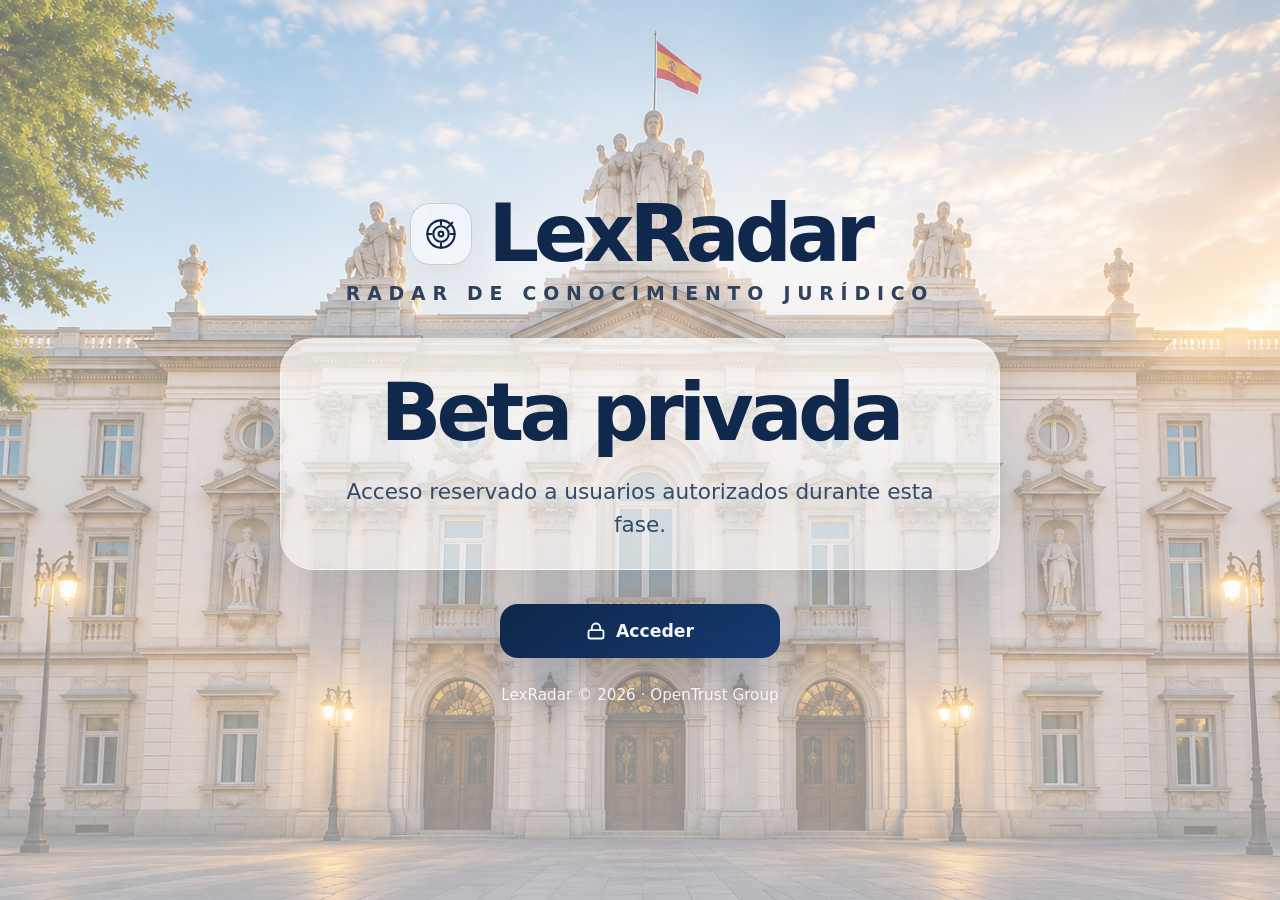
<file: index.html>
<!doctype html>
<html lang="es">
<head>
  <meta charset="utf-8" />
  <meta name="viewport" content="width=device-width, initial-scale=1" />
  <meta name="robots" content="noindex, nofollow" />
  <meta name="theme-color" content="#07111f" />

  <title>LexRadar · Beta privada</title>
  <meta name="description" content="LexRadar se encuentra actualmente en fase beta privada. Acceso reservado a usuarios autorizados." />

  <link rel="icon" type="image/x-icon" href="favicon.ico" />
  <link rel="icon" type="image/png" sizes="32x32" href="favicon-32x32.png" />
  <link rel="apple-touch-icon" href="apple-touch-icon.png" />

  <style>
    :root{
      --navy:#07111f;
      --navy-2:#0d1b2f;
      --text:#0b1f3a;
      --muted:#4e6077;
      --line:rgba(11,31,58,.12);
      --white:rgba(255,255,255,.72);
      --white-strong:rgba(255,255,255,.88);
      --blue:#173b73;
      --blue-2:#2563eb;
    }

    *{box-sizing:border-box}

    html,body{
      margin:0;
      min-height:100%;
      font-family:Inter,system-ui,-apple-system,BlinkMacSystemFont,"Segoe UI",sans-serif;
    }

    body{
      min-height:100vh;
      color:var(--text);
      background:
        linear-gradient(rgba(255,255,255,.42), rgba(255,255,255,.54)),
        url("img/image-front.jpg") center/cover no-repeat fixed;
      display:flex;
      align-items:center;
      justify-content:center;
      padding:32px 18px;
    }

    .page{
      width:min(100%,920px);
      text-align:center;
      animation:fadeUp .55s ease both;
    }

    .brand{
      display:flex;
      justify-content:center;
      align-items:center;
      gap:16px;
      margin-bottom:10px;
    }

    .brand-mark{
      width:62px;
      height:62px;
      display:grid;
      place-items:center;
      border-radius:20px;
      background:rgba(255,255,255,.48);
      border:1px solid rgba(11,31,58,.18);
      backdrop-filter:blur(16px);
      -webkit-backdrop-filter:blur(16px);
      box-shadow:0 20px 55px rgba(11,31,58,.10);
    }

    .brand-mark svg{
      width:38px;
      height:38px;
      stroke:#10284c;
    }

    .brand-name{
      font-size:clamp(2.6rem,7vw,5rem);
      line-height:.95;
      margin:0;
      letter-spacing:-.065em;
      color:#10284c;
      font-weight:900;
      text-shadow:0 12px 38px rgba(255,255,255,.52);
    }

    .brand-sub{
      margin:10px 0 34px;
      color:#30445f;
      font-size:clamp(.9rem,2vw,1.18rem);
      letter-spacing:.36em;
      text-transform:uppercase;
      font-weight:650;
    }

    .hero-card{
      margin:0 auto;
      width:min(100%,720px);
      padding:34px 34px 28px;
      border:1px solid rgba(255,255,255,.42);
      border-radius:34px;
      background:linear-gradient(180deg,rgba(255,255,255,.70),rgba(255,255,255,.50));
      backdrop-filter:blur(18px);
      -webkit-backdrop-filter:blur(18px);
      box-shadow:0 32px 90px rgba(11,31,58,.16);
    }

    .beta{
      margin:0;
      font-size:clamp(2.5rem,7vw,5rem);
      line-height:1;
      letter-spacing:-.06em;
      color:#10284c;
      font-weight:900;
    }

    .lead{
      margin:22px auto 0;
      max-width:640px;
      color:#344b68;
      font-size:clamp(1.05rem,2.2vw,1.35rem);
      line-height:1.55;
      font-weight:500;
    }

    .features{
      display:grid;
      grid-template-columns:repeat(3,1fr);
      gap:16px;
      margin:30px auto 0;
      width:min(100%,720px);
    }

    .feature{
      display:flex;
      align-items:flex-start;
      gap:14px;
      text-align:left;
      padding:22px 20px;
      border-radius:24px;
      border:1px solid rgba(255,255,255,.48);
      background:rgba(255,255,255,.64);
      box-shadow:0 18px 45px rgba(11,31,58,.10);
      backdrop-filter:blur(14px);
      -webkit-backdrop-filter:blur(14px);
    }

    .feature-icon{
      width:44px;
      height:44px;
      flex:0 0 44px;
      display:grid;
      place-items:center;
      border-radius:50%;
      background:rgba(37,99,235,.10);
      color:#173b73;
    }

    .feature-icon svg{
      width:23px;
      height:23px;
      stroke:currentColor;
    }

    .feature strong{
      display:block;
      margin:0 0 7px;
      color:#10284c;
      font-size:1rem;
    }

    .feature span{
      display:block;
      color:#53667d;
      font-size:.92rem;
      line-height:1.45;
    }

    .actions{
      margin:34px 0 0;
    }

    .btn{
      display:inline-flex;
      align-items:center;
      justify-content:center;
      gap:10px;
      min-width:280px;
      padding:17px 26px;
      border-radius:18px;
      color:#fff;
      background:linear-gradient(135deg,#10284c,#173b73);
      box-shadow:0 22px 55px rgba(16,40,76,.28);
      text-decoration:none;
      font-size:1.08rem;
      font-weight:850;
      transition:transform .18s ease, box-shadow .18s ease;
    }

    .btn:hover{
      transform:translateY(-2px);
      box-shadow:0 28px 70px rgba(16,40,76,.36);
    }

    .btn svg{
      width:20px;
      height:20px;
    }

    .footer{
      margin-top:28px;
      color:rgba(255,255,255,.88);
      font-size:.95rem;
      text-shadow:0 2px 12px rgba(0,0,0,.28);
    }

    @keyframes fadeUp{
      from{opacity:0;transform:translateY(14px);filter:blur(8px)}
      to{opacity:1;transform:translateY(0);filter:blur(0)}
    }

    @media (max-width:760px){
      body{background-attachment:scroll;padding:24px 14px}
      .hero-card{padding:28px 20px 24px;border-radius:28px}
      .features{grid-template-columns:1fr}
      .feature{padding:18px}
      .btn{width:100%;min-width:0}
      .brand{gap:12px}
      .brand-mark{width:52px;height:52px;border-radius:17px}
      .brand-sub{letter-spacing:.22em}
    }
  </style>
</head>

<body>
  <main class="page">
    <section aria-labelledby="lexradar-title">
      <div class="brand">
        <div class="brand-mark" aria-hidden="true">
          <svg viewBox="0 0 64 64" fill="none" stroke-width="3.5" stroke-linecap="round" stroke-linejoin="round">
            <circle cx="32" cy="32" r="23"></circle>
            <circle cx="32" cy="32" r="13"></circle>
            <circle cx="32" cy="32" r="4"></circle>
            <path d="M32 9v7M32 48v7M9 32h7M48 32h7"></path>
            <path d="M43 21l8-8"></path>
          </svg>
        </div>
        <h1 id="lexradar-title" class="brand-name">LexRadar</h1>
      </div>

      <div class="brand-sub">Radar de conocimiento jurídico</div>

      <div class="hero-card">
        <h2 class="beta">Beta privada</h2>
        <p class="lead">
          Acceso reservado a usuarios autorizados durante esta fase.
        </p>
      </div>

      
      <div class="actions">
        <a class="btn" href="/app.html" aria-label="Acceder a la beta de LexRadar">
          <svg viewBox="0 0 24 24" fill="none" stroke="currentColor" stroke-width="2.2" stroke-linecap="round" stroke-linejoin="round" aria-hidden="true">
            <rect x="3" y="11" width="18" height="10" rx="2"></rect>
            <path d="M7 11V8a5 5 0 0 1 10 0v3"></path>
          </svg>
          Acceder
        </a>
      </div>

      <footer class="footer"> 
        LexRadar © 2026 · OpenTrust Group 
      </footer>
    </section>
  </main>
</body>
</html>
</file>
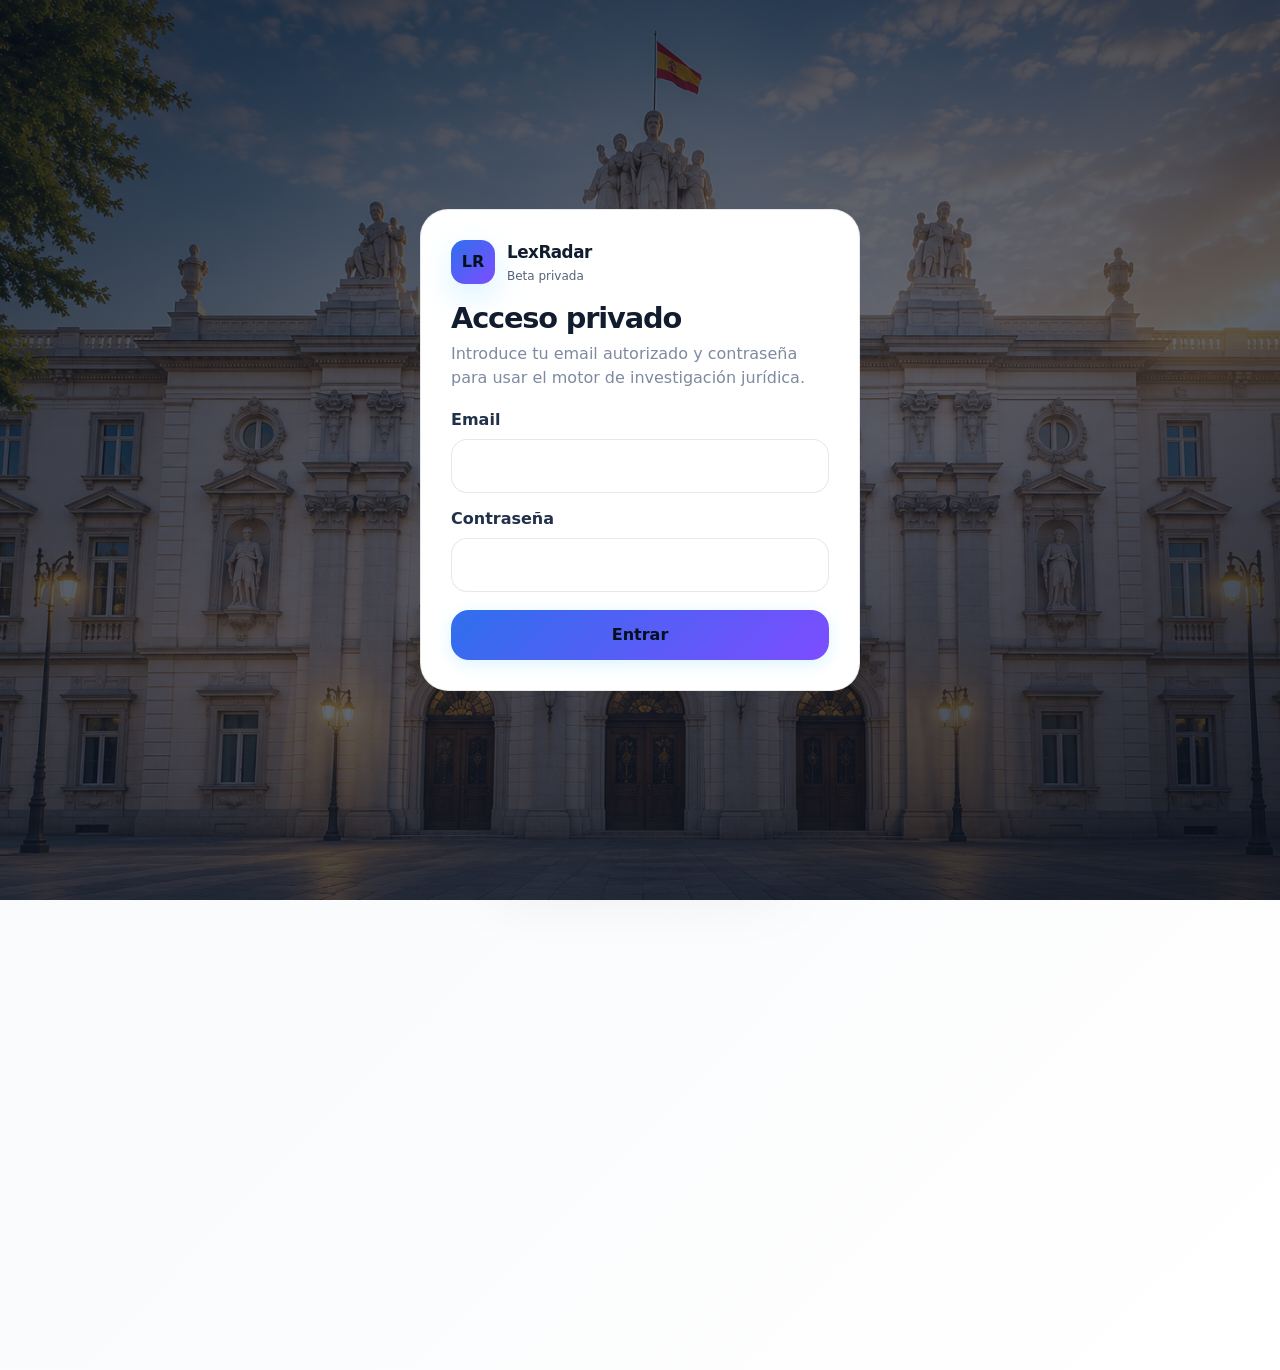
<file: app.html>
<!doctype html>
<html lang="es">
<head>
  <!-- ═════════════════════════════════════════════════════════════════════════
       CORE META TAGS & SEO
       ═════════════════════════════════════════════════════════════════════════ -->
  <meta charset="utf-8" />
  <meta name="viewport" content="width=device-width, initial-scale=1" />
  <meta name="robots" content="index, follow, max-image-preview:large, max-snippet:-1, max-video-preview:-1" />
  <meta http-equiv="x-ua-compatible" content="ie=edge" />
  <meta name="theme-color" content="#07111f" media="(prefers-color-scheme: dark)" />
  <meta name="theme-color" content="#f3f7fb" media="(prefers-color-scheme: light)" />
  
  <!-- Title & Description -->
  <title>LexRadar · Jurisprudencia inteligente sin IA</title>
  <meta name="description" content="Investigación jurídica en CENDOJ y TJUE sin IA. Búsqueda, análisis y comparación de sentencias españolas y europeas. Beta privada." />
  <meta name="keywords" content="jurisprudencia, CENDOJ, TJUE, búsqueda legal, sentencias, derecho español, legal research" />
  
  <!-- Canonical URL (update to actual domain) -->
  <link rel="canonical" href="https://lexradar.es/" />
  
  <!-- ─── OPEN GRAPH (Social Sharing) ─── -->
  <meta property="og:type" content="website" />
  <meta property="og:url" content="https://lexradar.es/" />
  <meta property="og:title" content="LexRadar · Jurisprudencia inteligente" />
  <meta property="og:description" content="Plataforma de investigación jurídica para búsqueda de CENDOJ y TJUE. Análisis de sentencias sin IA." />
  <meta property="og:image" content="https://lexradar.es/apple-touch-icon.png" />
  <meta property="og:site_name" content="LexRadar" />
  <meta property="og:locale" content="es_ES" />
  
  <!-- ─── TWITTER CARD ─── -->
  <meta name="twitter:card" content="summary_large_image" />
  <meta name="twitter:title" content="LexRadar · Jurisprudencia inteligente" />
  <meta name="twitter:description" content="Investiga CENDOJ y TJUE sin IA. Búsqueda, análisis y comparación de sentencias." />
  <meta name="twitter:image" content="https://lexradar.es/apple-touch-icon.png" />
  
  <!-- ─── FAVICONS & ICONS ─── -->
  <link rel="icon" type="image/x-icon" href="favicon.ico" />
  <link rel="icon" type="image/png" sizes="32x32" href="favicon-32x32.png" />
  <link rel="icon" type="image/png" sizes="16x16" href="favicon-16x16.png" />
  <link rel="apple-touch-icon" href="apple-touch-icon.png" />
  
  <!-- ─── STYLES ─── -->
  <link rel="stylesheet" href="css/style.css" />
  
  <!-- ─── JSON-LD STRUCTURED DATA ─── -->
  <script type="application/ld+json">
  {
    "@context": "https://schema.org",
    "@type": "WebApplication",
    "name": "LexRadar",
    "description": "Motor de investigación jurídica para CENDOJ y TJUE sin IA",
    "url": "https://lexradar.es",
    "applicationCategory": "Legal Research",
    "image": "https://lexradar.es/apple-touch-icon.png",
    "author": {
      "@type": "Organization",
      "name": "LexRadar"
    },
    "publisher": {
      "@type": "Organization",
      "name": "LexRadar",
      "logo": {
        "@type": "ImageObject",
        "url": "https://lexradar.es/apple-touch-icon.png",
        "width": 44,
        "height": 44
      }
    },
    "potentialAction": {
      "@type": "SearchAction",
      "target": {
        "@type": "EntryPoint",
        "urlTemplate": "https://lexradar.es/?q={search_term_string}"
      },
      "query-input": "required name=search_term_string"
    },
    "aggregateRating": {
      "@type": "AggregateRating",
      "ratingValue": "5",
      "ratingCount": "1",
      "bestRating": "5",
      "worstRating": "1"
    },
    "inLanguage": "es",
    "isAccessibleForFree": true,
    "version": "2.0"
  }
  </script>
</head>
<body class="auth-loading">
  <div class="app-shell">
    <header class="topbar">
      <a class="brand" href="#" aria-label="LexRadar inicio">
        <span class="brand-mark">LR</span>
        <span>
          <strong>LexRadar</strong>
          <small>Jurisprudencia inteligente</small>
        </span>
      </a>
      <nav class="top-actions" aria-label="Acciones principales">
        <div class="account-menu-wrap">
          <button id="accountToggle" class="account-toggle" type="button" aria-haspopup="true" aria-expanded="false">
            <span class="account-avatar" id="accountAvatar">··</span>
            <span class="account-toggle-text">
              <strong id="accountName">Conectando…</strong>
              <small id="accountMeta"></small>
            </span>
            <svg class="account-chevron" width="14" height="14" viewBox="0 0 24 24" fill="none" stroke="currentColor" stroke-width="2.5" stroke-linecap="round" stroke-linejoin="round"><polyline points="6 9 12 15 18 9"></polyline></svg>
          </button>
          <div id="accountMenu" class="account-menu" hidden></div>
        </div>
        <button class="icon-btn" id="themeToggle" type="button" title="Cambiar tema" aria-label="Cambiar tema">🌙</button>
        <button class="ghost-btn" id="exportJsonBtn" type="button" disabled>JSON</button>
        <button class="ghost-btn" id="exportCsvBtn" type="button" disabled>CSV</button>
      </nav>
    </header>

    <main>
      <section class="hero-intro">
        <div class="hero-kicker">Beta privada · Motor de investigación jurídica sin IA · 5 búsquedas/semana · IA próximamente</div>
        <h1>Investigación jurídica inteligente.</h1>
        <p>Consulta CENDOJ y TJUE, organiza los resultados y prepara investigaciones jurídicas sin IA. La IA llegará próximamente.</p>
      </section>

      <section class="workspace">
        <aside class="side-panel">
          <div class="panel-card panel-history">
            <div class="panel-head">
              <div class="panel-title">
                <span class="panel-icon">
                  <svg viewBox="0 0 24 24" fill="none" stroke="currentColor" stroke-width="2" stroke-linecap="round" stroke-linejoin="round"><circle cx="12" cy="12" r="9"></circle><polyline points="12 7 12 12 15.5 14"></polyline></svg>
                </span>
                <h2>Historial</h2>
              </div>
              <button id="clearHistoryBtn" class="panel-action" type="button">Limpiar</button>
            </div>
            <div id="historyList" class="compact-list empty"></div>
          </div>

          <div class="panel-card panel-favorites">
            <div class="panel-head">
              <div class="panel-title">
                <span class="panel-icon panel-icon-star">
                  <svg viewBox="0 0 24 24" fill="currentColor" stroke="none"><path d="M12 2l3.09 6.26L22 9.27l-5 4.87 1.18 6.88L12 17.77l-6.18 3.25L7 14.14 2 9.27l6.91-1.01L12 2z"></path></svg>
                </span>
                <h2>Favoritos</h2>
              </div>
              <span id="favoritesCounter" class="panel-count">0</span>
            </div>
            <div id="favoritesList" class="compact-list empty"></div>
          </div>
        </aside>

        <div class="main-col">
          <form id="searchForm" class="search-panel">
            <label class="search-label" for="queryInput">¿Qué investigación jurídica quieres realizar?</label>
            <div class="mode-row">
              <label class="mode-pill"><input type="radio" name="mode" value="search" checked> 🔎 Búsqueda directa <span class="mode-help">busca literalmente</span></label>
              <label class="mode-pill"><input type="radio" name="mode" value="research"> 📚 Investigación jurídica <span class="mode-help">sin IA</span></label>
              <label class="mode-pill disabled"><input type="radio" name="mode" value="ai" disabled> 🤖 Investigación con IA <span class="soon">próximamente</span></label>
            </div>
            <div class="search-row">
              <input id="queryInput" name="query" type="search" placeholder="Ej. comisión de apertura" autocomplete="off" required />
              <button class="primary-btn" type="submit">Buscar</button>
            </div>

            <div id="researchExample" class="email-example" hidden>
              <div class="email-example-head">
                <span class="email-avatar">MC</span>
                <span class="email-meta">
                  <strong>Miguel Angel CARRIAZO <span class="email-address">&lt;macarriazo@gmail.com&gt;</span></strong>
                  <small>mié, 1 jul, 18:50 (hace 2 días) · para mí</small>
                </span>
              </div>
              <p class="email-example-body">Compara la doctrina del TJUE y del Tribunal Supremo sobre la comisión de apertura en préstamos hipotecarios</p>
              <button type="button" class="email-example-use" data-query="Compara la doctrina del TJUE y del Tribunal Supremo sobre la comisión de apertura en préstamos hipotecarios">Usar este ejemplo ↗</button>
            </div>

            <div class="quick-tags" aria-label="Búsquedas sugeridas">
              <button type="button" data-query="gastos hipotecarios">gastos hipotecarios</button>
              <button type="button" data-query="Busca las sentencias clave del TJUE sobre el inicio del plazo de prescripción y compáralas con los últimos fallos del Tribunal Supremo español">investigación gastos hipotecarios</button>
              <button type="button" data-query="principio de efectividad">principio de efectividad</button>
              <button type="button" data-query="IRPH">IRPH</button>
              <button type="button" data-query="comisión de apertura">comisión de apertura</button>
            </div>

            <details class="advanced-box" open>
              <summary>Búsqueda avanzada</summary>
              <div class="advanced-grid">
                <label class="source-field">
                  Fuentes
                  <select id="sourceSelect" class="visually-hidden" aria-label="Fuente">
                    <option value="cendoj">CENDOJ</option>
                    <option value="tjue">TJUE</option>
                    <option value="both">CENDOJ + TJUE</option>
                  </select>
                  <div class="source-chips" aria-label="Fuentes jurídicas">
                    <button type="button" class="source-chip active" data-source="cendoj">CENDOJ</button>
                    <button type="button" class="source-chip" data-source="tjue">TJUE</button>
                    <button type="button" class="source-chip" data-source="both">Ambas</button>
                  </div>
                </label>
                <label>
                  Resultados
                  <select id="maxResultsSelect">
                    <option value="5">5</option>
                    <option value="10" selected>10</option>
                    <option value="15">15</option>
                    <option value="20">20</option>
                  </select>
                </label>
                <label>
                  Orden
                  <select id="sortHintSelect" disabled>
                    <option>Más recientes</option>
                  </select>
                </label>
              </div>
            </details>
          </form>

          <section class="results-zone" aria-live="polite">
            <div id="quotaBox" class="quota-box hidden"></div>
            <div id="statusBox" class="status-box hidden"></div>

            <div class="results-header">
              <div>
                <h2 id="resultsTitle">Resultados</h2>
                <p id="resultsSubtitle">Lanza una búsqueda para consultar CENDOJ.</p>
              </div>
              <div id="resultCount" class="count-pill">0</div>
            </div>

          <div id="resultsList" class="results-list"></div>
          </section>
        </div>
      </section>
    </main>
  </div>

  <dialog id="detailDialog" class="detail-dialog">
    <div class="dialog-card">
      <button class="dialog-close" id="closeDialogBtn" type="button" aria-label="Cerrar">×</button>
      <div id="detailContent"></div>
    </div>
  </dialog>

  <div id="toast" class="toast" role="status" aria-live="polite"></div>

  <div id="loginOverlay" class="login-overlay" hidden>
    <div class="login-card">
      <div class="brand login-brand">
        <span class="brand-mark">LR</span>
        <span>
          <strong>LexRadar</strong>
          <small>Beta privada</small>
        </span>
      </div>
      <h2>Acceso privado</h2>
      <p>Introduce tu email autorizado y contraseña para usar el motor de investigación jurídica.</p>
      <form id="loginForm" class="login-form">
        <label>Email
          <input id="loginEmail" type="email" autocomplete="username" required />
        </label>
        <label>Contraseña
          <input id="loginPassword" type="password" autocomplete="current-password" required />
        </label>
        <button class="primary-btn" type="submit">Entrar</button>
      </form>
      <div id="loginError" class="login-error" hidden></div>
    </div>
  </div>


  <dialog id="passwordDialog" class="app-dialog">
    <form id="passwordForm" class="dialog-card compact-dialog" method="dialog">
      <button class="dialog-close" type="button" data-close-dialog="passwordDialog" aria-label="Cerrar">×</button>
      <div class="compact-dialog-kicker">Seguridad de la cuenta</div>
      <h3>Cambiar contraseña</h3>
      <p class="compact-dialog-sub">Actualiza tu contraseña de acceso. Se aplica solo en este navegador.</p>

      <label class="field-label" for="pwdCurrentEmail">Cuenta
        <input id="pwdCurrentEmail" type="text" disabled />
      </label>
      <label class="field-label" for="pwdNew">Nueva contraseña
        <input id="pwdNew" type="password" autocomplete="new-password" minlength="4" required placeholder="Mínimo 4 caracteres" />
      </label>
      <label class="field-label" for="pwdConfirm">Confirmar contraseña
        <input id="pwdConfirm" type="password" autocomplete="new-password" minlength="4" required placeholder="Repite la contraseña" />
      </label>
      <div id="pwdDialogError" class="compact-dialog-error" hidden></div>

      <div class="compact-dialog-actions">
        <button class="btn-secondary" type="button" data-close-dialog="passwordDialog">Cancelar</button>
        <button class="primary-btn" type="submit">Guardar contraseña</button>
      </div>
    </form>
  </dialog>

  <dialog id="createUserDialog" class="app-dialog">
    <form id="createUserForm" class="dialog-card compact-dialog" method="dialog">
      <button class="dialog-close" type="button" data-close-dialog="createUserDialog" aria-label="Cerrar">×</button>
      <div class="compact-dialog-kicker">Administración · Solo admin</div>
      <h3>Nuevo usuario beta</h3>
      <p class="compact-dialog-sub">Se guarda en este navegador y queda disponible para iniciar sesión.</p>

      <label class="field-label" for="newUserEmail">Email
        <input id="newUserEmail" type="email" autocomplete="off" required placeholder="nombre@dominio.com" />
      </label>
      <label class="field-label" for="newUserPassword">Contraseña
        <input id="newUserPassword" type="password" autocomplete="off" minlength="4" required placeholder="Mínimo 4 caracteres" />
      </label>
      <label class="field-label" for="newUserName">Nombre a mostrar
        <input id="newUserName" type="text" autocomplete="off" placeholder="Opcional" />
      </label>
      <label class="field-label" for="newUserLimit">Límite semanal de búsquedas
        <input id="newUserLimit" type="number" min="0" step="1" placeholder="Vacío = sin límite" />
      </label>
      <div id="createUserError" class="compact-dialog-error" hidden></div>

      <div class="compact-dialog-actions">
        <button class="btn-secondary" type="button" data-close-dialog="createUserDialog">Cancelar</button>
        <button class="primary-btn" type="submit">Crear usuario</button>
      </div>
    </form>
  </dialog>

  <dialog id="manageUsersDialog" class="app-dialog">
    <div class="dialog-card compact-dialog manage-users-card">
      <button class="dialog-close" type="button" data-close-dialog="manageUsersDialog" aria-label="Cerrar">×</button>
      <div class="compact-dialog-kicker">Administración · Solo admin</div>
      <h3>Gestionar usuarios</h3>
      <p class="compact-dialog-sub">Edita email, contraseña o límite de cualquier usuario beta.</p>
      <div id="manageUsersList" class="manage-users-list"></div>
    </div>
  </dialog>

  <dialog id="editUserDialog" class="app-dialog">
    <form id="editUserForm" class="dialog-card compact-dialog" method="dialog">
      <button class="dialog-close" type="button" data-close-dialog="editUserDialog" aria-label="Cerrar">×</button>
      <div class="compact-dialog-kicker">Administración · Editar usuario</div>
      <h3 id="editUserTitle">Editar usuario</h3>
      <p class="compact-dialog-sub">Deja la contraseña vacía si no quieres cambiarla.</p>

      <input type="hidden" id="editUserKey" />

      <label class="field-label" for="editUserEmail">Email
        <input id="editUserEmail" type="email" autocomplete="off" required />
      </label>
      <label class="field-label" for="editUserPassword">Nueva contraseña
        <input id="editUserPassword" type="password" autocomplete="off" minlength="4" placeholder="Dejar en blanco para no cambiar" />
      </label>
      <label class="field-label" for="editUserName">Nombre a mostrar
        <input id="editUserName" type="text" autocomplete="off" />
      </label>
      <label class="field-label" for="editUserLimit">Límite semanal de búsquedas
        <input id="editUserLimit" type="number" min="0" step="1" placeholder="Vacío = sin límite" />
      </label>
      <div id="editUserError" class="compact-dialog-error" hidden></div>

      <div class="compact-dialog-actions">
        <button class="btn-secondary" type="button" data-close-dialog="editUserDialog">Cancelar</button>
        <button class="primary-btn" type="submit">Guardar cambios</button>
      </div>
    </form>
  </dialog>

  <footer class="app-footer">
    <strong>LexRadar v1.1 Beta</strong>
    <span>CENDOJ · TJUE · Investigación jurídica</span>
    <span>© 2026</span>
  </footer>

  <script src="js/app.js"></script>
</body>
</html>
</file>
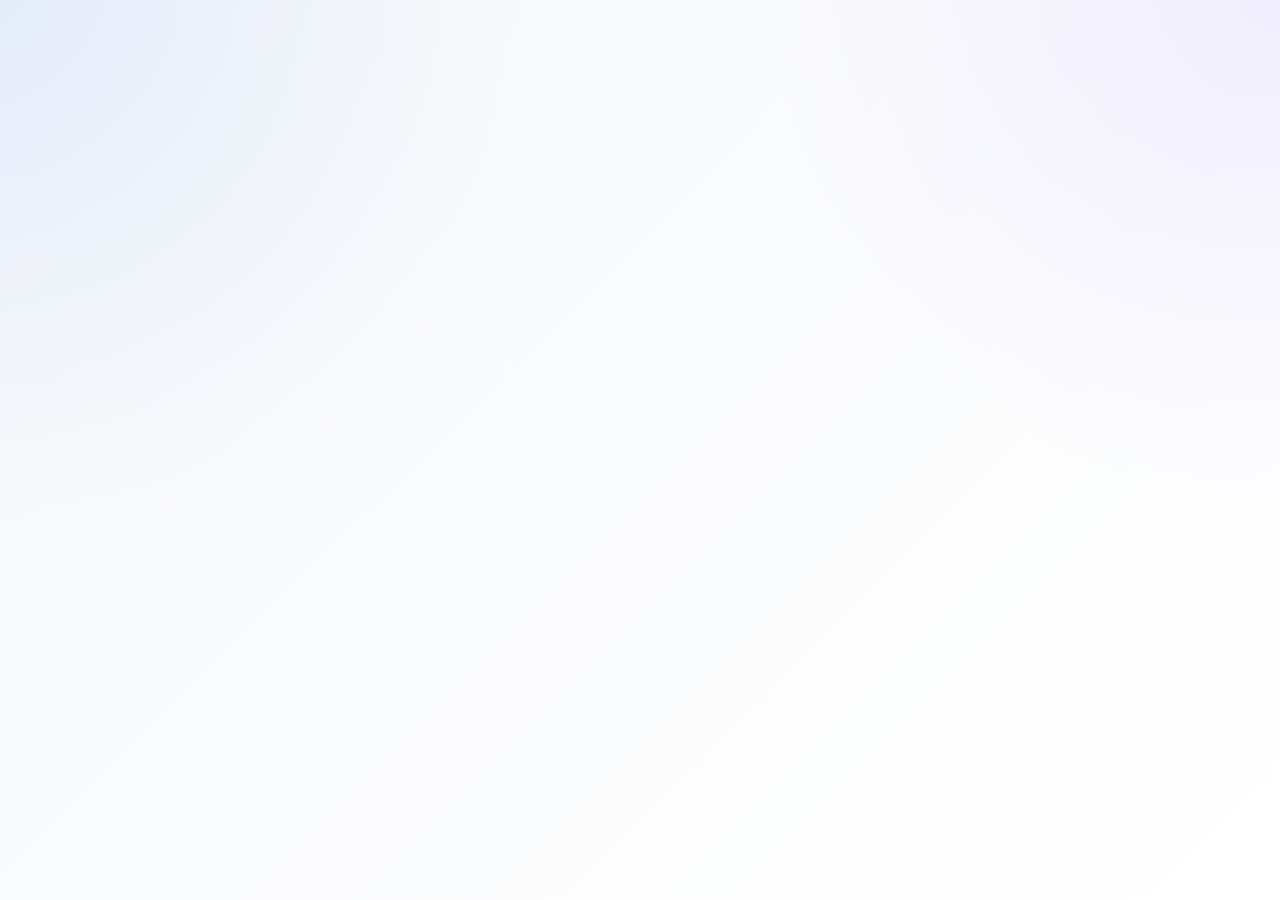
<file: login.html>
<!doctype html>
<html lang="es">
<head>
  <meta charset="utf-8" />
  <meta name="viewport" content="width=device-width, initial-scale=1" />
  <meta name="robots" content="noindex, nofollow" />
  <title>LexRadar · Acceso privado</title>
  <link rel="stylesheet" href="css/style.css" />
</head>
<body>
  <div id="loginOverlay" class="login-overlay">
    <div class="login-card">
      <div class="brand login-brand">
        <span class="brand-mark">LR</span>
        <span>
                    <small>Beta privada</small>
        </span>
      </div>

      <h2>Acceso privado</h2>
      <p>Acceso reservado a usuarios autorizados durante la fase beta.</p>

      <form id="loginForm" class="login-form">
        <label>Email
          <input id="loginEmail" type="email" autocomplete="username" required />
        </label>
        <label>Contraseña
          <input id="loginPassword" type="password" autocomplete="current-password" required />
        </label>
        <button class="primary-btn" type="submit">Acceder</button>
      </form>

      <div id="loginError" class="login-error" hidden></div>

      <p style="margin-top:18px;font-size:.75rem;color:#8d99a8;text-align:center;">
        Proyecto independiente de <strong>OpenTrust Group</strong>.
      </p>
    </div>
  </div>

  <script src="js/app.js"></script>
</body>
</html>
</file>
<file: css/style.css>
/* ═══════════════════════════════════════════════════════════════════════════
   LexRadar v2.0 · Complete Stylesheet (Consolidated)
   ─────────────────────────────────────────────────────────────────────────
   Core design system + Components + Responsive Layout
   Production: 1 file, zero imports
═══════════════════════════════════════════════════════════════════════════ */

/* ─────────────────────────────────────────────────────────────────────────
   CORE DESIGN TOKENS
───────────────────────────────────────────────────────────────────────────── */

:root {
  /* ─ Colors (Light Mode · default) ─ */
  --bg: #f6f8fb;
  --bg-2: #ffffff;
  --bg-3: #eef2f7;
  --surface: rgba(16, 32, 56, 0.045);
  --surface-strong: rgba(16, 32, 56, 0.075);
  --surface-muted: rgba(16, 32, 56, 0.028);
  --border: rgba(16, 32, 56, 0.10);
  --border-soft: rgba(16, 32, 56, 0.065);
  --border-strong: rgba(16, 32, 56, 0.16);
  --text: #111c2e;
  --text-secondary: #55637a;
  --muted: #7d8aa0;
  --soft: #22314a;

  /* ─ Accent Colors (deepened for contrast on white) ─ */
  --accent: #2f6fed;
  --accent-2: #7c4dff;
  --accent-dark: #1d54c4;
  --accent-2-dark: #5f34d6;

  /* ─ Status Colors ─ */
  --ok: #1e9e6a;
  --warn: #b7791f;
  --danger: #d13b3b;
  --info: #2f6fed;

  /* ─ Shadows (soft, for light bg) ─ */
  --shadow-sm: 0 4px 12px rgba(16, 24, 40, 0.05);
  --shadow-md: 0 12px 28px rgba(16, 24, 40, 0.07);
  --shadow-lg: 0 24px 60px rgba(16, 24, 40, 0.10);
  --shadow-xl: 0 34px 90px rgba(16, 24, 40, 0.14);
  --shadow-soft: 0 6px 18px rgba(16, 24, 40, 0.05);
  
  /* ─ Spacing (8px grid) ─ */
  --space-xs: 0.25rem;
  --space-sm: 0.5rem;
  --space-md: 1rem;
  --space-lg: 1.5rem;
  --space-xl: 2rem;
  --space-2xl: 2.5rem;
  --space-3xl: 3rem;
  --space-4xl: 4rem;
  
  /* ─ Radius ─ */
  --radius-xs: 8px;
  --radius-sm: 12px;
  --radius-md: 18px;
  --radius-lg: 28px;
  --radius-pill: 999px;
  
  /* ─ Typography ─ */
  --font: Inter, ui-sans-serif, system-ui, -apple-system, BlinkMacSystemFont, "Segoe UI", sans-serif;
  --font-mono: "Courier New", monospace;
  --fs-xs: 0.75rem;
  --fs-sm: 0.875rem;
  --fs-base: 1rem;
  --fs-lg: 1.125rem;
  --fs-xl: 1.25rem;
  --fs-2xl: 1.5rem;
  --fs-3xl: 1.875rem;
  --fs-4xl: 2.25rem;
  
  /* ─ Transitions ─ */
  --duration-fast: 120ms;
  --duration-base: 180ms;
  --duration-slow: 300ms;
  --easing: cubic-bezier(0.4, 0, 0.2, 1);
  
  /* ─ Layout ─ */
  --max-width: 1220px;
  --max-width-lg: 950px;
  --max-width-md: 720px;
  --max-width-sm: 440px;
  --touch-target: 48px;
}

[data-theme="dark"] {
  --bg: #07111f;
  --bg-2: #0b1728;
  --bg-3: #0f1f2e;
  --surface: rgba(255, 255, 255, 0.075);
  --surface-strong: rgba(255, 255, 255, 0.11);
  --surface-muted: rgba(255, 255, 255, 0.045);
  --border: rgba(255, 255, 255, 0.13);
  --border-soft: rgba(255, 255, 255, 0.08);
  --border-strong: rgba(255, 255, 255, 0.18);
  --text: #edf4ff;
  --text-secondary: #9fb0c8;
  --muted: #7a8899;
  --soft: #d8e5f8;
  --accent: #64d2ff;
  --accent-2: #9b7bff;
  --accent-dark: #4fb3d9;
  --accent-2-dark: #7a5eff;
  --ok: #53d597;
  --warn: #ffd166;
  --danger: #ff6b6b;
  --info: #5da3ff;
  --shadow-sm: 0 4px 12px rgba(0, 0, 0, 0.12);
  --shadow-md: 0 12px 30px rgba(0, 0, 0, 0.18);
  --shadow-lg: 0 30px 80px rgba(0, 0, 0, 0.35);
  --shadow-xl: 0 40px 100px rgba(0, 0, 0, 0.45);
  --shadow-soft: 0 8px 24px rgba(0, 0, 0, 0.08);
}

/* ═════════════════════════════════════════════════════════════════════════
   RESET & BASE
═════════════════════════════════════════════════════════════════════════ */

* { box-sizing: border-box; }
html { scroll-behavior: smooth; -webkit-font-smoothing: antialiased; }
body {
  margin: 0;
  font-family: var(--font);
  font-size: var(--fs-base);
  line-height: 1.5;
  color: var(--text);
  background: radial-gradient(circle at top left, rgba(47, 111, 237, 0.09), transparent 34rem),
              radial-gradient(circle at top right, rgba(124, 77, 255, 0.08), transparent 32rem),
              linear-gradient(135deg, var(--bg), var(--bg-2));
  min-height: 100vh;
}

[data-theme="dark"] body {
  background: radial-gradient(circle at top left, rgba(100, 210, 255, 0.22), transparent 34rem),
              radial-gradient(circle at top right, rgba(155, 123, 255, 0.18), transparent 32rem),
              linear-gradient(135deg, var(--bg), var(--bg-2));
}

body.auth-loading .app-shell,
body.auth-loading .app-footer,
body.auth-loading #loginOverlay { visibility: hidden; }
body.login-visible .app-shell,
body.login-visible .app-footer { visibility: hidden; }

button, input, select, textarea { font: inherit; }
button { cursor: pointer; }
a { color: inherit; }

h1, h2, h3 { margin: 0; line-height: 1.1; letter-spacing: -0.03em; }
h1 { font-size: var(--fs-4xl); font-weight: 900; }
h2 { font-size: var(--fs-3xl); font-weight: 700; }
h3 { font-size: var(--fs-2xl); font-weight: 700; }
p { margin: 0; }

.visually-hidden {
  position: absolute !important; width: 1px !important; height: 1px !important;
  padding: 0 !important; margin: -1px !important; overflow: hidden !important;
  clip: rect(0 0 0 0) !important; white-space: nowrap !important; border: 0 !important;
}

/* ═════════════════════════════════════════════════════════════════════════
   BUTTONS
═════════════════════════════════════════════════════════════════════════ */

.btn, .ghost-btn, .mini-btn, .primary-btn {
  border-radius: var(--radius-md);
  cursor: pointer;
  transition: all var(--duration-base) var(--easing);
  border: 1px solid transparent;
  user-select: none;
}

.primary-btn {
  border: 0;
  border-radius: 18px;
  padding: 0 24px;
  min-width: 120px;
  min-height: 48px;
  font-weight: 900;
  color: #03101d;
  background: linear-gradient(135deg, var(--accent), var(--accent-2));
  box-shadow: 0 4px 16px rgba(100, 210, 255, 0.24);
}

.primary-btn:hover:not(:disabled) {
  transform: translateY(-2px);
  box-shadow: 0 8px 24px rgba(100, 210, 255, 0.32);
}

.primary-btn:disabled {
  opacity: 0.58;
  cursor: not-allowed;
}

.ghost-btn {
  border: 1px solid var(--border);
  background: var(--surface);
  color: var(--text);
  border-radius: var(--radius-pill);
  padding: 10px 14px;
  backdrop-filter: blur(14px);
  min-height: 44px;
}

.ghost-btn:hover:not(:disabled) {
  border-color: rgba(100, 210, 255, 0.45);
  background: var(--surface-strong);
}

.ghost-btn:disabled {
  opacity: 0.45;
  cursor: not-allowed;
}

.mini-btn {
  padding: 8px 11px;
  font-size: var(--fs-sm);
  border: 1px solid var(--border);
  background: var(--surface);
  color: var(--muted);
  border-radius: var(--radius-md);
  text-decoration: none;
  backdrop-filter: blur(10px);
  min-height: 40px;
  display: inline-flex;
  align-items: center;
  gap: 4px;
}

.mini-btn:hover {
  border-color: rgba(100, 210, 255, 0.45);
  color: var(--text);
  background: var(--surface-strong);
}

.mini-btn.primary {
  color: #03101d;
  border: 0;
  background: linear-gradient(135deg, var(--accent), var(--accent-2));
  font-weight: 900;
}

.mini-btn.active {
  border-color: rgba(255, 209, 102, 0.55);
  color: var(--warn);
}

/* ═════════════════════════════════════════════════════════════════════════
   FORM INPUTS
═════════════════════════════════════════════════════════════════════════ */

input[type="text"], input[type="email"], input[type="search"], 
input[type="password"], select, textarea {
  width: 100%;
  border: 1px solid var(--border);
  background: rgba(255, 255, 255, 0.08);
  color: var(--text);
  border-radius: var(--radius-md);
  padding: 18px;
  font-size: var(--fs-base);
  min-height: 48px;
  transition: all var(--duration-base) var(--easing);
}

input:focus, select:focus, textarea:focus {
  outline: none;
  border-color: rgba(100, 210, 255, 0.65);
  box-shadow: 0 0 0 4px rgba(100, 210, 255, 0.12);
}

input:disabled, select:disabled {
  opacity: 0.58;
  cursor: not-allowed;
}

select { cursor: pointer; }

/* ═════════════════════════════════════════════════════════════════════════
   BADGES & TAGS
═════════════════════════════════════════════════════════════════════════ */

.badge {
  display: inline-block;
  padding: 5px 9px;
  border: 1px solid var(--border);
  border-radius: var(--radius-pill);
  background: rgba(255, 255, 255, 0.05);
  color: var(--muted);
  font-size: var(--fs-xs);
  font-weight: 600;
  white-space: nowrap;
}

.badge.source {
  color: var(--accent);
  border-color: rgba(100, 210, 255, 0.28);
  background: rgba(100, 210, 255, 0.1);
  font-weight: 900;
}

/* ═════════════════════════════════════════════════════════════════════════
   CARDS
═════════════════════════════════════════════════════════════════════════ */

.result-card {
  border: 1px solid var(--border);
  background: rgba(255, 255, 255, 0.055);
  border-radius: 20px;
  padding: 18px;
  border-left: 4px solid rgba(100, 210, 255, 0.55);
  transition: all var(--duration-base) var(--easing);
  display: grid;
  gap: 4px;
}

.result-card:hover {
  transform: translateY(-2px);
  border-color: rgba(100, 210, 255, 0.36);
  background: rgba(255, 255, 255, 0.075);
  box-shadow: var(--shadow-md);
}

.result-meta {
  display: flex;
  gap: 8px;
  flex-wrap: wrap;
  align-items: center;
  color: var(--muted);
  font-size: var(--fs-sm);
  margin-bottom: 10px;
}

.result-title {
  margin: 0 0 10px;
  font-size: 1.08rem;
  letter-spacing: -0.02em;
  color: var(--text);
}

.result-summary {
  color: var(--text-secondary);
  line-height: 1.55;
  margin: 0 0 15px;
  font-size: var(--fs-sm);
}

.result-actions {
  display: flex;
  gap: 8px;
  flex-wrap: wrap;
}

/* ═════════════════════════════════════════════════════════════════════════
   DIALOGS
═════════════════════════════════════════════════════════════════════════ */

dialog {
  border: 0;
  padding: 0;
  background: transparent;
  width: min(920px, calc(100% - 28px));
}

dialog::backdrop {
  background: rgba(1, 8, 18, 0.72);
  backdrop-filter: blur(8px);
}

.dialog-card {
  position: relative;
  border: 1px solid var(--border);
  border-radius: 26px;
  background: linear-gradient(180deg, var(--bg-2), var(--bg));
  box-shadow: var(--shadow-lg);
  padding: 28px;
  color: var(--text);
  max-height: 88vh;
  overflow: auto;
  animation: dialogEnter 300ms cubic-bezier(0.4, 0, 0.2, 1);
}

@keyframes dialogEnter {
  from { opacity: 0; transform: scale(0.95); }
  to { opacity: 1; transform: scale(1); }
}

.dialog-close {
  position: absolute;
  top: 14px;
  right: 14px;
  width: 38px;
  height: 38px;
  border-radius: var(--radius-pill);
  border: 1px solid var(--border);
  background: var(--surface);
  color: var(--text);
  font-size: 1.4rem;
  cursor: pointer;
  transition: all var(--duration-base) var(--easing);
  padding: 0;
  display: grid;
  place-items: center;
}

.dialog-close:hover {
  border-color: rgba(100, 210, 255, 0.45);
  background: var(--surface-strong);
}

.detail-kicker { display: flex; gap: 8px; flex-wrap: wrap; margin-bottom: 14px; }
.detail-title {
  font-size: 1.7rem;
  line-height: 1.1;
  letter-spacing: -0.04em;
  margin: 0 40px 14px 0;
}
.detail-grid { display: grid; grid-template-columns: 1fr 1fr; gap: 12px; margin: 18px 0; }
.detail-field { border: 1px solid var(--border); border-radius: 16px; padding: 13px; background: rgba(255, 255, 255, 0.05); }
.detail-field small { display: block; color: var(--muted); margin-bottom: 4px; font-size: var(--fs-xs); }
.detail-section { margin-top: 18px; }
.detail-section h3 { margin: 0 0 8px; }
.detail-section p { color: var(--soft); line-height: 1.65; white-space: pre-wrap; word-break: break-word; }

/* ═════════════════════════════════════════════════════════════════════════
   ALERTS & TOASTS
═════════════════════════════════════════════════════════════════════════ */

.status-box {
  border: 1px solid rgba(100, 210, 255, 0.32);
  background: rgba(100, 210, 255, 0.08);
  border-radius: 18px;
  padding: 16px;
  margin-bottom: 16px;
  color: var(--soft);
}

.status-box.hidden { display: none; }
.status-box strong { display: block; margin-bottom: 4px; }
.status-box span { color: var(--muted); }

.quota-box {
  border: 1px solid rgba(83, 213, 151, 0.28);
  background: rgba(83, 213, 151, 0.08);
  border-radius: 18px;
  padding: 14px 16px;
  margin-bottom: 16px;
  color: var(--soft);
}

.quota-box.hidden { display: none; }
.quota-box strong { display: block; margin-bottom: 4px; }
.quota-box span { color: var(--muted); }

.toast {
  position: fixed;
  bottom: 32px;
  left: 50%;
  transform: translateX(-50%);
  padding: 12px 20px;
  background: var(--surface-strong);
  border: 1px solid var(--border);
  border-radius: 12px;
  color: var(--text);
  font-size: var(--fs-sm);
  z-index: 50;
  min-width: 300px;
  max-width: min(calc(100% - 32px), 500px);
  text-align: center;
  box-shadow: var(--shadow-lg);
}

.progress {
  height: 8px;
  background: rgba(255, 255, 255, 0.1);
  border-radius: var(--radius-pill);
  overflow: hidden;
  margin-top: 12px;
}

.progress span {
  display: block;
  height: 100%;
  width: 35%;
  background: linear-gradient(90deg, var(--accent), var(--accent-2));
  border-radius: var(--radius-pill);
  animation: loading 1.2s infinite ease-in-out;
}

@keyframes loading {
  0% { transform: translateX(-100%); }
  50% { transform: translateX(90%); }
  100% { transform: translateX(260%); }
}

.empty-state {
  text-align: center;
  color: var(--muted);
  padding: 48px 16px;
  border: 1px dashed var(--border);
  border-radius: 18px;
}

.empty-state strong { color: var(--soft); }

/* ═════════════════════════════════════════════════════════════════════════
   LAYOUT: APP SHELL & TOPBAR
═════════════════════════════════════════════════════════════════════════ */

.app-shell {
  width: min(var(--max-width), calc(100% - 32px));
  margin: 0 auto;
  padding: 24px 0 56px;
}

.topbar {
  display: flex;
  align-items: center;
  justify-content: space-between;
  gap: 16px;
  margin-bottom: 44px;
}

.brand {
  display: flex;
  align-items: center;
  gap: 12px;
  text-decoration: none;
}

.brand-mark {
  width: 44px;
  height: 44px;
  border-radius: 14px;
  display: grid;
  place-items: center;
  font-weight: 900;
  background: linear-gradient(135deg, var(--accent), var(--accent-2));
  color: #03101d;
  box-shadow: 0 12px 30px rgba(100, 210, 255, 0.25);
}

.brand strong {
  display: block;
  letter-spacing: -0.03em;
  font-size: 1.05rem;
}

.brand small {
  display: block;
  color: var(--text-secondary);
  font-size: var(--fs-xs);
  margin-top: 2px;
}

.top-actions {
  display: flex;
  gap: 10px;
  flex-wrap: wrap;
  justify-content: flex-end;
}

/* ═════════════════════════════════════════════════════════════════════════
   LAYOUT: HERO
═════════════════════════════════════════════════════════════════════════ */

.hero-intro {
  text-align: center;
  margin: 0 auto 30px;
  max-width: 860px;
}

.hero-kicker {
  display: inline-flex;
  align-items: center;
  gap: 8px;
  color: var(--accent);
  border: 1px solid rgba(100, 210, 255, 0.35);
  background: rgba(100, 210, 255, 0.08);
  border-radius: var(--radius-pill);
  padding: 6px 12px;
  font-weight: 700;
  font-size: var(--fs-xs);
}

.hero-intro h1 {
  font-size: clamp(2rem, 4.1vw, 3.35rem);
  line-height: 1.03;
  letter-spacing: -0.055em;
  margin: 18px auto 16px;
  max-width: 820px;
}

.hero-intro p {
  color: var(--text-secondary);
  font-size: 0.94rem;
  margin: 0 auto 0;
  max-width: 640px;
  line-height: 1.55;
}

/* ═════════════════════════════════════════════════════════════════════════
   LAYOUT: SEARCH PANEL
═════════════════════════════════════════════════════════════════════════ */

.search-panel {
  background: linear-gradient(180deg, var(--surface-strong), var(--surface));
  border: 1px solid var(--border);
  border-radius: var(--radius-lg);
  padding: 22px;
  text-align: left;
  box-shadow: var(--shadow-lg);
  backdrop-filter: blur(18px);
}

.search-label {
  display: block;
  color: var(--soft);
  font-weight: 800;
  margin: 0 0 10px 4px;
  font-size: 1.02rem;
}

.search-row {
  display: flex;
  gap: 12px;
}

.search-row input {
  flex: 1;
  border-radius: 18px;
  padding: 18px;
  min-width: 0;
}

.search-row input:focus {
  border-color: rgba(100, 210, 255, 0.65);
  box-shadow: 0 0 0 4px rgba(100, 210, 255, 0.12);
}

.mode-row {
  display: flex;
  flex-wrap: wrap;
  gap: 10px;
  margin-bottom: 14px;
}

.mode-pill {
  display: inline-flex;
  align-items: center;
  gap: 8px;
  padding: 9px 12px;
  border: 1px solid var(--border);
  border-radius: var(--radius-pill);
  background: var(--surface-muted);
  color: var(--text);
  font-size: 0.92rem;
  cursor: pointer;
}

.mode-pill input {
  accent-color: var(--accent);
}

.mode-pill.disabled {
  opacity: 0.55;
  cursor: not-allowed;
}

.mode-pill.disabled input {
  cursor: not-allowed;
}

.mode-help {
  color: var(--muted);
  font-size: var(--fs-xs);
}

.soon {
  color: var(--muted);
  font-size: var(--fs-xs);
}

.quick-tags {
  display: flex;
  flex-wrap: wrap;
  gap: 8px;
  margin-top: 14px;
}

.quick-tags button {
  padding: 8px 12px;
  color: var(--muted);
  border: 1px solid var(--border);
  background: var(--surface);
  border-radius: var(--radius-pill);
  font-size: var(--fs-sm);
  cursor: pointer;
  transition: all var(--duration-base) var(--easing);
  backdrop-filter: blur(14px);
}

.quick-tags button:hover {
  color: var(--text);
  border-color: rgba(100, 210, 255, 0.45);
}

.advanced-box {
  margin-top: 14px;
  color: var(--muted);
}

.advanced-box summary {
  cursor: pointer;
  font-weight: 800;
  color: var(--soft);
  margin-left: 4px;
}

.advanced-grid {
  display: grid;
  grid-template-columns: repeat(3, 1fr);
  gap: 12px;
  margin-top: 14px;
}

.advanced-grid label {
  display: flex;
  flex-direction: column;
  gap: 7px;
  color: var(--muted);
  font-size: var(--fs-sm);
}

.advanced-grid select {
  border: 1px solid var(--border);
  background: rgba(255, 255, 255, 0.08);
  color: var(--text);
  border-radius: 14px;
  padding: 12px;
}

.advanced-grid option {
  color: #111;
}

.source-field {
  grid-column: span 1;
}

.source-chips {
  display: flex;
  flex-wrap: wrap;
  gap: 8px;
  min-height: 46px;
  align-items: center;
}

.source-chip {
  border: 1px solid var(--border);
  background: rgba(255, 255, 255, 0.06);
  color: var(--muted);
  border-radius: var(--radius-pill);
  padding: 10px 14px;
  font-weight: 800;
  cursor: pointer;
  transition: all var(--duration-base) var(--easing);
}

.source-chip:hover {
  border-color: rgba(100, 210, 255, 0.38);
  color: var(--text);
}

.source-chip.active {
  color: #03101d;
  border: none;
  background: linear-gradient(135deg, var(--accent), var(--accent-2));
  box-shadow: 0 10px 24px rgba(100, 210, 255, 0.14);
}

.source-chip.active:hover {
  color: #03101d;
}

/* ═════════════════════════════════════════════════════════════════════════
   LAYOUT: WORKSPACE & PANELS
═════════════════════════════════════════════════════════════════════════ */

.workspace {
  display: grid;
  grid-template-columns: 310px minmax(0, 1fr);
  gap: 22px;
  align-items: start;
}

.side-panel {
  display: flex;
  flex-direction: column;
  gap: 16px;
  position: sticky;
  top: 18px;
}

.main-col {
  display: flex;
  flex-direction: column;
  gap: 22px;
  min-width: 0;
}

.panel-card {
  background: var(--surface);
  border: 1px solid var(--border);
  border-radius: var(--radius-md);
  backdrop-filter: blur(18px);
  box-shadow: var(--shadow-lg);
  padding: 16px;
}

.panel-head {
  display: flex;
  align-items: center;
  justify-content: space-between;
  gap: 12px;
  margin-bottom: 12px;
}

.panel-head h2 {
  margin: 0;
  font-size: 1rem;
  letter-spacing: -0.02em;
}

.panel-head button {
  padding: 6px 10px;
  font-size: var(--fs-xs);
  color: var(--muted);
  border: 1px solid var(--border);
  background: var(--surface);
  border-radius: var(--radius-pill);
  cursor: pointer;
  transition: all var(--duration-base) var(--easing);
  backdrop-filter: blur(14px);
}

.compact-list {
  display: flex;
  flex-direction: column;
  gap: 8px;
}

.compact-list.empty {
  color: var(--muted);
  font-size: 0.9rem;
  line-height: 1.5;
}

.compact-item {
  border: 1px solid var(--border);
  border-radius: 14px;
  padding: 10px;
  background: rgba(255, 255, 255, 0.045);
  transition: all var(--duration-base) var(--easing);
}

.compact-item:hover {
  background: rgba(255, 255, 255, 0.065);
  border-color: rgba(100, 210, 255, 0.45);
}

.compact-item button {
  width: 100%;
  text-align: left;
  color: var(--soft);
  background: none;
  border: 0;
  padding: 0;
  cursor: pointer;
}

.compact-meta {
  color: var(--muted);
  font-size: var(--fs-xs);
  margin-top: 4px;
}

/* ═════════════════════════════════════════════════════════════════════════
   LAYOUT: RESULTS ZONE
═════════════════════════════════════════════════════════════════════════ */

.results-zone {
  background: var(--surface);
  border: 1px solid var(--border);
  border-radius: var(--radius-md);
  backdrop-filter: blur(18px);
  box-shadow: var(--shadow-lg);
  padding: 18px;
  min-height: 360px;
}

.results-header {
  display: flex;
  align-items: flex-start;
  justify-content: space-between;
  gap: 16px;
  margin-bottom: 16px;
}

.results-header h2 {
  margin: 0 0 5px;
  font-size: 1.25rem;
}

.results-header p {
  margin: 0;
  color: var(--muted);
}

.count-pill {
  min-width: 44px;
  height: 34px;
  padding: 0 12px;
  border-radius: var(--radius-pill);
  display: grid;
  place-items: center;
  background: rgba(100, 210, 255, 0.11);
  color: var(--accent);
  font-weight: 900;
  border: 1px solid rgba(100, 210, 255, 0.25);
}

.results-list {
  display: grid;
  gap: 14px;
}

/* ═════════════════════════════════════════════════════════════════════════
   LAYOUT: ACCOUNT BOX
═════════════════════════════════════════════════════════════════════════ */

.account-box {
  border: 1px solid var(--border);
  background: var(--surface);
  border-radius: var(--radius-md);
  padding: 14px 16px;
  backdrop-filter: blur(14px);
  min-width: 190px;
}

.account-box strong {
  display: block;
  font-size: var(--fs-sm);
  line-height: 1.1;
}

.account-box small {
  display: block;
  color: var(--muted);
  font-size: var(--fs-xs);
  margin-top: 3px;
}

.account-box strong::before {
  content: "👤 ";
}

/* ═════════════════════════════════════════════════════════════════════════
   LAYOUT: LOGIN MODAL
═════════════════════════════════════════════════════════════════════════ */

.login-overlay {
  position: fixed;
  inset: 0;
  z-index: 100;
  display: grid;
  place-items: center;
  padding: 20px;
  background:
    linear-gradient(160deg, rgba(8, 16, 30, 0.72), rgba(20, 30, 50, 0.55) 55%, rgba(8, 16, 30, 0.78)),
    url("../img/image-front.jpg");
  background-size: cover;
  background-position: center 30%;
  overflow: hidden;
}

.login-overlay::before {
  content: "";
  position: absolute;
  inset: 0;
  z-index: 0;
  background: radial-gradient(circle at 50% 45%, transparent 0%, rgba(6, 12, 24, 0.35) 100%);
  pointer-events: none;
}

.login-overlay[hidden] {
  display: none;
}

[data-theme="dark"] .login-overlay {
  background:
    linear-gradient(160deg, rgba(2, 6, 14, 0.86), rgba(4, 10, 20, 0.78) 55%, rgba(2, 6, 14, 0.9)),
    url("../img/image-front.jpg");
  background-size: cover;
  background-position: center 30%;
}

.login-card {
  position: relative;
  z-index: 1;
  width: min(var(--max-width-sm), 100%);
  border: 1px solid var(--border);
  border-radius: 28px;
  padding: 30px;
  background: var(--bg-2);
  box-shadow: var(--shadow-xl);
  color: var(--text);
}

.login-brand {
  margin-bottom: 18px;
}

.login-card h2 {
  margin: 0 0 8px;
  font-size: 1.8rem;
  letter-spacing: -0.04em;
}

.login-card p {
  margin: 0 0 18px;
  color: var(--muted);
  line-height: 1.5;
}

.login-form {
  display: grid;
  gap: 14px;
}

.login-form label {
  display: grid;
  gap: 7px;
  color: var(--soft);
  font-weight: 800;
}

.login-form input {
  border: 1px solid var(--border);
  background: rgba(255, 255, 255, 0.08);
  color: var(--text);
  border-radius: 16px;
  padding: 14px 15px;
}

.login-form input:focus {
  outline: none;
  border-color: rgba(100, 210, 255, 0.65);
  box-shadow: 0 0 0 4px rgba(100, 210, 255, 0.12);
}

.login-form .primary-btn {
  min-height: 50px;
  margin-top: 4px;
}

.login-error {
  margin-top: 14px;
  padding: 11px 12px;
  border-radius: 14px;
  background: rgba(255, 99, 99, 0.12);
  border: 1px solid rgba(255, 99, 99, 0.32);
  color: #ffb4b4;
}

.login-note {
  display: block;
  margin-top: 14px;
  color: var(--muted);
  line-height: 1.4;
  font-size: var(--fs-sm);
}

/* ═════════════════════════════════════════════════════════════════════════
   LAYOUT: FOOTER
═════════════════════════════════════════════════════════════════════════ */

.app-footer {
  width: min(var(--max-width), calc(100% - 32px));
  margin: 28px auto 36px;
  color: var(--muted);
  display: flex;
  flex-wrap: wrap;
  gap: 10px 18px;
  justify-content: center;
  font-size: var(--fs-sm);
}

.app-footer strong {
  color: var(--soft);
}

/* ═════════════════════════════════════════════════════════════════════════
   RESEARCH MODE (v1.2+)
═════════════════════════════════════════════════════════════════════════ */

.research-report {
  border: 1px solid var(--border);
  border-radius: 22px;
  background: var(--surface);
  padding: 20px;
  box-shadow: var(--shadow-soft);
}

.research-grid {
  display: grid;
  grid-template-columns: repeat(auto-fit, minmax(220px, 1fr));
  gap: 12px;
  margin: 16px 0;
}

.research-metric {
  border: 1px solid var(--border);
  border-radius: 16px;
  padding: 14px;
  background: var(--surface-muted);
}

.research-metric strong {
  display: block;
  font-size: 1.4rem;
}

.research-table {
  width: 100%;
  border-collapse: collapse;
  margin-top: 12px;
  overflow: hidden;
  border-radius: 14px;
}

.research-table th,
.research-table td {
  border-bottom: 1px solid var(--border);
  padding: 10px;
  text-align: left;
  vertical-align: top;
  font-size: 0.9rem;
}

.research-table th {
  color: var(--muted);
  font-weight: 700;
}

.research-note {
  margin: 12px 0;
  padding: 12px;
  border-left: 4px solid var(--accent);
  border-radius: 12px;
  background: var(--surface-muted);
  color: var(--muted);
}

.query-chip {
  display: inline-block;
  padding: 6px 9px;
  margin: 4px;
  border-radius: var(--radius-pill);
  background: var(--surface-muted);
  border: 1px solid var(--border);
  font-size: var(--fs-xs);
}

/* ═════════════════════════════════════════════════════════════════════════
   RESPONSIVE: Mobile (max-width: 640px)
═════════════════════════════════════════════════════════════════════════ */

@media (max-width: 640px) {
  .app-shell {
    padding: 16px 0 32px;
    width: calc(100% - 16px);
  }

  .topbar {
    flex-wrap: wrap;
    gap: 8px;
    margin-bottom: 24px;
  }

  .account-box {
    order: 3;
    width: 100%;
    border-radius: 16px;
    padding: 8px 12px;
    font-size: var(--fs-xs);
  }

  .top-actions {
    order: 2;
  }

  .hero-intro h1 {
    font-size: 2.1rem;
    margin: 12px 0;
  }

  .hero-intro p {
    font-size: 0.94rem;
    max-width: 100%;
  }

  .search-panel {
    padding: 18px;
    border-radius: 24px;
  }

  .search-row {
    flex-direction: column;
  }

  .primary-btn {
    min-height: 54px;
    width: 100%;
  }

  .advanced-grid {
    grid-template-columns: 1fr;
  }

  .workspace {
    grid-template-columns: 1fr;
    gap: 16px;
  }

  .side-panel {
    order: 2;
    position: static;
  }

  .main-col {
    order: 1;
  }

  .results-zone {
    min-height: 280px;
  }

  .quick-tags {
    flex-direction: column;
  }

  .quick-tags button {
    width: 100%;
  }

  .source-chips {
    width: 100%;
  }

  dialog {
    width: calc(100% - 16px);
  }

  .dialog-card {
    padding: 18px;
  }

  .detail-title {
    font-size: 1.5rem;
    margin-right: 0;
  }

  .detail-grid {
    grid-template-columns: 1fr;
  }

  .app-footer {
    flex-direction: column;
    text-align: center;
  }
}

/* ═════════════════════════════════════════════════════════════════════════
   RESPONSIVE: Tablet (640px - 1023px)
═════════════════════════════════════════════════════════════════════════ */

@media (min-width: 640px) and (max-width: 1023px) {
  .advanced-grid {
    grid-template-columns: 1fr 1fr;
  }

  .detail-grid {
    grid-template-columns: 1fr;
  }
}

/* ═════════════════════════════════════════════════════════════════════════
   ACCESSIBILITY & PREFERENCES
═════════════════════════════════════════════════════════════════════════ */

@media (prefers-reduced-motion: reduce) {
  * {
    animation-duration: 0.01ms !important;
    animation-iteration-count: 1 !important;
    transition-duration: 0.01ms !important;
  }
}

@media print {
  body { background: white; color: #000; }
  .topbar, .app-footer, .side-panel, .search-panel { display: none; }
  .app-shell { max-width: 100%; padding: 0; }
  .result-card { page-break-inside: avoid; }
}

/* ═════════════════════════════════════════════════════════════════════════
   ACCOUNT DROPDOWN (compact, professional)
═════════════════════════════════════════════════════════════════════════ */

.account-menu-wrap {
  position: relative;
}

.account-toggle {
  display: flex;
  align-items: center;
  gap: 9px;
  border: 1px solid var(--border);
  background: var(--surface);
  color: var(--text);
  border-radius: 14px;
  padding: 6px 10px 6px 6px;
  cursor: pointer;
  backdrop-filter: blur(14px);
  transition: all var(--duration-base) var(--easing);
  max-width: 260px;
}

.account-toggle:hover {
  border-color: rgba(100, 210, 255, 0.4);
  background: var(--surface-strong);
}

.account-avatar {
  width: 28px;
  height: 28px;
  border-radius: 9px;
  display: grid;
  place-items: center;
  flex-shrink: 0;
  font-size: 0.68rem;
  font-weight: 800;
  letter-spacing: 0.02em;
  color: #03101d;
  background: linear-gradient(135deg, var(--accent), var(--accent-2));
  text-transform: uppercase;
}

.account-toggle-text {
  display: flex;
  flex-direction: column;
  align-items: flex-start;
  min-width: 0;
  line-height: 1.2;
}

.account-toggle-text strong {
  font-size: 0.78rem;
  font-weight: 700;
  color: var(--text);
  white-space: nowrap;
  overflow: hidden;
  text-overflow: ellipsis;
  max-width: 170px;
}

.account-toggle-text small {
  font-size: 0.68rem;
  color: var(--muted);
  white-space: nowrap;
}

.account-chevron {
  color: var(--muted);
  flex-shrink: 0;
  transition: transform var(--duration-base) var(--easing);
}

.account-toggle[aria-expanded="true"] .account-chevron {
  transform: rotate(180deg);
}

.account-menu {
  position: absolute;
  top: calc(100% + 8px);
  right: 0;
  min-width: 240px;
  border: 1px solid var(--border);
  background: linear-gradient(180deg, var(--bg-2), var(--bg));
  border-radius: 16px;
  box-shadow: var(--shadow-lg);
  padding: 8px;
  z-index: 60;
  animation: menuDrop 160ms cubic-bezier(0.4, 0, 0.2, 1);
}

@keyframes menuDrop {
  from { opacity: 0; transform: translateY(-6px); }
  to { opacity: 1; transform: translateY(0); }
}

.account-menu-header {
  padding: 8px 10px 10px;
  border-bottom: 1px solid var(--border-soft);
  margin-bottom: 6px;
}

.account-menu-header strong {
  display: block;
  font-size: 0.82rem;
  color: var(--text);
}

.account-menu-header span {
  display: block;
  font-size: 0.72rem;
  color: var(--muted);
  margin-top: 2px;
}

.account-menu-item {
  display: flex;
  align-items: center;
  gap: 8px;
  width: 100%;
  border: 0;
  background: transparent;
  color: var(--soft);
  text-align: left;
  padding: 8px 10px;
  border-radius: 10px;
  font-size: 0.78rem;
  cursor: pointer;
  transition: all var(--duration-fast) var(--easing);
}

.account-menu-item:hover {
  background: var(--surface-strong);
  color: var(--text);
}

.account-menu-item.danger {
  color: var(--danger);
}

.account-menu-item.danger:hover {
  background: rgba(255, 107, 107, 0.1);
}

.account-menu-divider {
  height: 1px;
  background: var(--border-soft);
  margin: 6px 4px;
}

.account-menu-icon {
  width: 16px;
  height: 16px;
  flex-shrink: 0;
  opacity: 0.75;
}

/* ─── Icon-only ghost button (theme toggle) ─── */

.icon-btn {
  width: 40px;
  height: 40px;
  display: grid;
  place-items: center;
  border-radius: var(--radius-pill);
  border: 1px solid var(--border);
  background: var(--surface);
  cursor: pointer;
  font-size: 1rem;
  transition: all var(--duration-base) var(--easing);
}

.icon-btn:hover {
  border-color: rgba(100, 210, 255, 0.45);
  background: var(--surface-strong);
}

/* Compact export buttons */
.top-actions .ghost-btn {
  padding: 8px 12px;
  font-size: 0.78rem;
  min-height: 40px;
}

/* ═════════════════════════════════════════════════════════════════════════
   PROFESSIONAL DIALOGS (password / create user)
═════════════════════════════════════════════════════════════════════════ */

dialog.app-dialog {
  border: 0;
  padding: 0;
  background: transparent;
  width: min(420px, calc(100% - 28px));
}

dialog.app-dialog::backdrop {
  background: rgba(1, 8, 18, 0.72);
  backdrop-filter: blur(8px);
}

.compact-dialog {
  padding: 26px;
}

.compact-dialog-kicker {
  display: inline-flex;
  align-items: center;
  gap: 6px;
  color: var(--accent);
  border: 1px solid rgba(100, 210, 255, 0.32);
  background: rgba(100, 210, 255, 0.08);
  border-radius: var(--radius-pill);
  padding: 4px 10px;
  font-weight: 700;
  font-size: 0.66rem;
  text-transform: uppercase;
  letter-spacing: 0.04em;
  margin-bottom: 12px;
}

.compact-dialog h3 {
  margin: 0 0 6px;
  font-size: 1.3rem;
  letter-spacing: -0.03em;
}

.compact-dialog-sub {
  margin: 0 0 18px;
  color: var(--muted);
  font-size: 0.82rem;
  line-height: 1.5;
}

.compact-dialog .field-label {
  display: grid;
  gap: 6px;
  margin-bottom: 12px;
  color: var(--soft);
  font-size: 0.78rem;
  font-weight: 700;
}

.compact-dialog .field-label input {
  border: 1px solid var(--border);
  background: rgba(255, 255, 255, 0.07);
  color: var(--text);
  border-radius: 12px;
  padding: 11px 13px;
  font-size: 0.85rem;
  min-height: 42px;
}

.compact-dialog .field-label input:focus {
  outline: none;
  border-color: rgba(100, 210, 255, 0.6);
  box-shadow: 0 0 0 3px rgba(100, 210, 255, 0.12);
}

.compact-dialog .field-label input:disabled {
  opacity: 0.55;
  cursor: not-allowed;
}

.compact-dialog-error {
  margin: 4px 0 14px;
  padding: 9px 11px;
  border-radius: 10px;
  background: rgba(255, 99, 99, 0.12);
  border: 1px solid rgba(255, 99, 99, 0.3);
  color: #ffb4b4;
  font-size: 0.76rem;
}

.compact-dialog-actions {
  display: flex;
  justify-content: flex-end;
  gap: 10px;
  margin-top: 6px;
}

.compact-dialog-actions .btn-secondary {
  border: 1px solid var(--border);
  background: transparent;
  color: var(--muted);
  border-radius: 12px;
  padding: 10px 16px;
  font-size: 0.82rem;
  font-weight: 700;
  cursor: pointer;
  transition: all var(--duration-base) var(--easing);
}

.compact-dialog-actions .btn-secondary:hover {
  color: var(--text);
  border-color: var(--border-strong);
}

.compact-dialog-actions .primary-btn {
  min-height: 42px;
  min-width: 0;
  padding: 0 18px;
  font-size: 0.82rem;
}

@media (max-width: 640px) {
  .account-toggle-text {
    display: none;
  }

  .account-toggle {
    padding: 6px;
  }

  .account-menu {
    right: -8px;
    left: auto;
  }

  .compact-dialog {
    padding: 20px;
  }
}

/* ═════════════════════════════════════════════════════════════════════════
   SIDEBAR PANELS — refined (icons, empty states, richer cards)
═════════════════════════════════════════════════════════════════════════ */

.panel-card {
  position: relative;
  overflow: hidden;
}

.panel-card::before {
  content: "";
  position: absolute;
  top: 0;
  left: 0;
  right: 0;
  height: 2px;
  background: linear-gradient(90deg, var(--accent), var(--accent-2));
  opacity: 0.55;
}

.panel-title {
  display: flex;
  align-items: center;
  gap: 9px;
}

.panel-icon {
  width: 26px;
  height: 26px;
  border-radius: 9px;
  display: grid;
  place-items: center;
  flex-shrink: 0;
  background: rgba(100, 210, 255, 0.12);
  color: var(--accent);
}

.panel-icon svg {
  width: 15px;
  height: 15px;
}

.panel-icon-star {
  background: rgba(255, 209, 102, 0.14);
  color: var(--warn);
}

.panel-head h2 {
  font-size: 0.95rem;
}

.panel-action {
  padding: 5px 10px;
  font-size: 0.7rem;
  color: var(--muted);
  border: 1px solid var(--border);
  background: var(--surface);
  border-radius: var(--radius-pill);
  cursor: pointer;
  transition: all var(--duration-base) var(--easing);
}

.panel-action:hover {
  color: var(--text);
  border-color: rgba(100, 210, 255, 0.4);
}

.panel-count {
  min-width: 24px;
  height: 24px;
  padding: 0 8px;
  display: grid;
  place-items: center;
  font-size: 0.72rem;
  font-weight: 800;
  color: var(--warn);
  background: rgba(255, 209, 102, 0.12);
  border: 1px solid rgba(255, 209, 102, 0.25);
  border-radius: var(--radius-pill);
}

/* Empty states with icon */
.panel-empty {
  display: flex;
  flex-direction: column;
  align-items: center;
  text-align: center;
  gap: 8px;
  padding: 22px 10px 14px;
  color: var(--muted);
}

.panel-empty-icon {
  width: 30px;
  height: 30px;
  opacity: 0.4;
}

.panel-empty p {
  font-size: 0.8rem;
  line-height: 1.4;
  margin: 0;
}

/* Richer compact-item cards */
.compact-item {
  transition: transform var(--duration-base) var(--easing), background var(--duration-base) var(--easing), border-color var(--duration-base) var(--easing);
}

.compact-item:hover {
  transform: translateX(2px);
}

.compact-item button {
  font-size: 0.82rem;
  line-height: 1.4;
}

.compact-meta {
  display: flex;
  align-items: center;
  gap: 6px;
}

.compact-meta-badge {
  display: inline-flex;
  align-items: center;
  justify-content: center;
  min-width: 16px;
  height: 16px;
  padding: 0 4px;
  font-size: 0.62rem;
  font-weight: 800;
  color: var(--accent);
  background: rgba(100, 210, 255, 0.12);
  border-radius: 5px;
}

/* ═════════════════════════════════════════════════════════════════════════
   SESSION STRIP (replaces plain quota-box)
═════════════════════════════════════════════════════════════════════════ */

.session-strip {
  display: flex;
  align-items: center;
  gap: 12px;
  border: 1px solid rgba(83, 213, 151, 0.25);
  background: rgba(83, 213, 151, 0.07);
  border-radius: 16px;
  padding: 11px 14px;
}

.session-strip-icon {
  width: 34px;
  height: 34px;
  border-radius: 10px;
  display: grid;
  place-items: center;
  flex-shrink: 0;
  background: rgba(83, 213, 151, 0.15);
  color: var(--ok);
}

.session-strip-icon svg {
  width: 17px;
  height: 17px;
}

.session-strip-text {
  display: flex;
  flex-direction: column;
  gap: 1px;
  min-width: 0;
  flex: 1;
}

.session-strip-text strong {
  font-size: 0.82rem;
  color: var(--text);
  white-space: nowrap;
  overflow: hidden;
  text-overflow: ellipsis;
  margin-bottom: 0;
}

.session-strip .session-strip-text span {
  font-size: 0.72rem;
  color: var(--muted);
}

.session-strip .session-role-badge {
  color: var(--muted);
}

.session-strip .session-role-badge.admin {
  color: var(--accent);
}

.session-role-badge {
  flex-shrink: 0;
  font-size: 0.66rem;
  font-weight: 800;
  text-transform: uppercase;
  letter-spacing: 0.03em;
  padding: 4px 9px;
  border-radius: var(--radius-pill);
  color: var(--muted);
  background: var(--surface-muted);
  border: 1px solid var(--border);
}

.session-role-badge.admin {
  color: var(--accent);
  background: rgba(100, 210, 255, 0.1);
  border-color: rgba(100, 210, 255, 0.28);
}

/* Refined results header */
.results-header {
  padding-bottom: 14px;
  border-bottom: 1px solid var(--border-soft);
}

/* ═════════════════════════════════════════════════════════════════════════
   EMAIL EXAMPLE CARD (research mode illustration)
═════════════════════════════════════════════════════════════════════════ */

.email-example {
  margin-top: 14px;
  border: 1px solid var(--border);
  background: var(--bg-2);
  border-radius: 14px;
  padding: 14px 16px;
  box-shadow: var(--shadow-sm);
}

.email-example-head {
  display: flex;
  align-items: flex-start;
  gap: 10px;
  margin-bottom: 10px;
}

.email-avatar {
  width: 32px;
  height: 32px;
  border-radius: 50%;
  display: grid;
  place-items: center;
  flex-shrink: 0;
  font-size: 0.72rem;
  font-weight: 800;
  color: #fff;
  background: linear-gradient(135deg, var(--accent), var(--accent-2));
}

.email-meta {
  display: flex;
  flex-direction: column;
  gap: 2px;
  min-width: 0;
}

.email-meta strong {
  font-size: 0.82rem;
  color: var(--text);
  font-weight: 700;
}

.email-address {
  font-weight: 400;
  color: var(--muted);
}

.email-meta small {
  font-size: 0.72rem;
  color: var(--muted);
}

.email-example-body {
  margin: 0 0 12px 42px;
  padding: 10px 12px;
  border-left: 3px solid var(--border-strong);
  color: var(--soft);
  font-size: 0.85rem;
  line-height: 1.55;
  background: var(--surface-muted);
  border-radius: 0 8px 8px 0;
}

.email-example-use {
  margin-left: 42px;
  border: 1px solid rgba(47, 111, 237, 0.3);
  background: rgba(47, 111, 237, 0.08);
  color: var(--accent);
  border-radius: var(--radius-pill);
  padding: 6px 13px;
  font-size: 0.76rem;
  font-weight: 700;
  cursor: pointer;
  transition: all var(--duration-base) var(--easing);
}

.email-example-use:hover {
  background: rgba(47, 111, 237, 0.14);
  border-color: rgba(47, 111, 237, 0.45);
}

@media (max-width: 640px) {
  .email-example-body,
  .email-example-use {
    margin-left: 0;
  }
}

/* ═════════════════════════════════════════════════════════════════════════
   MANAGE USERS (admin list + edit)
═════════════════════════════════════════════════════════════════════════ */

.manage-users-card {
  max-width: 480px;
  width: min(480px, calc(100vw - 40px));
}

.manage-users-list {
  display: flex;
  flex-direction: column;
  gap: 8px;
  max-height: 340px;
  overflow-y: auto;
  margin-top: 4px;
}

.manage-user-row {
  display: flex;
  align-items: center;
  gap: 10px;
  border: 1px solid var(--border);
  background: var(--surface-muted);
  border-radius: 12px;
  padding: 10px 12px;
}

.manage-user-avatar {
  width: 32px;
  height: 32px;
  border-radius: 9px;
  display: grid;
  place-items: center;
  flex-shrink: 0;
  font-size: 0.68rem;
  font-weight: 800;
  color: #fff;
  background: linear-gradient(135deg, var(--accent), var(--accent-2));
  text-transform: uppercase;
}

.manage-user-info {
  display: flex;
  flex-direction: column;
  gap: 1px;
  min-width: 0;
  flex: 1;
}

.manage-user-info strong {
  font-size: 0.82rem;
  color: var(--text);
  white-space: nowrap;
  overflow: hidden;
  text-overflow: ellipsis;
}

.manage-user-info span {
  font-size: 0.72rem;
  color: var(--muted);
  white-space: nowrap;
  overflow: hidden;
  text-overflow: ellipsis;
}

.manage-user-meta {
  color: var(--accent) !important;
  font-weight: 600;
}

/* ═════════════════════════════════════════════════════════════════════════
   END STYLESHEET v2.0
═════════════════════════════════════════════════════════════════════════ */
</file>
